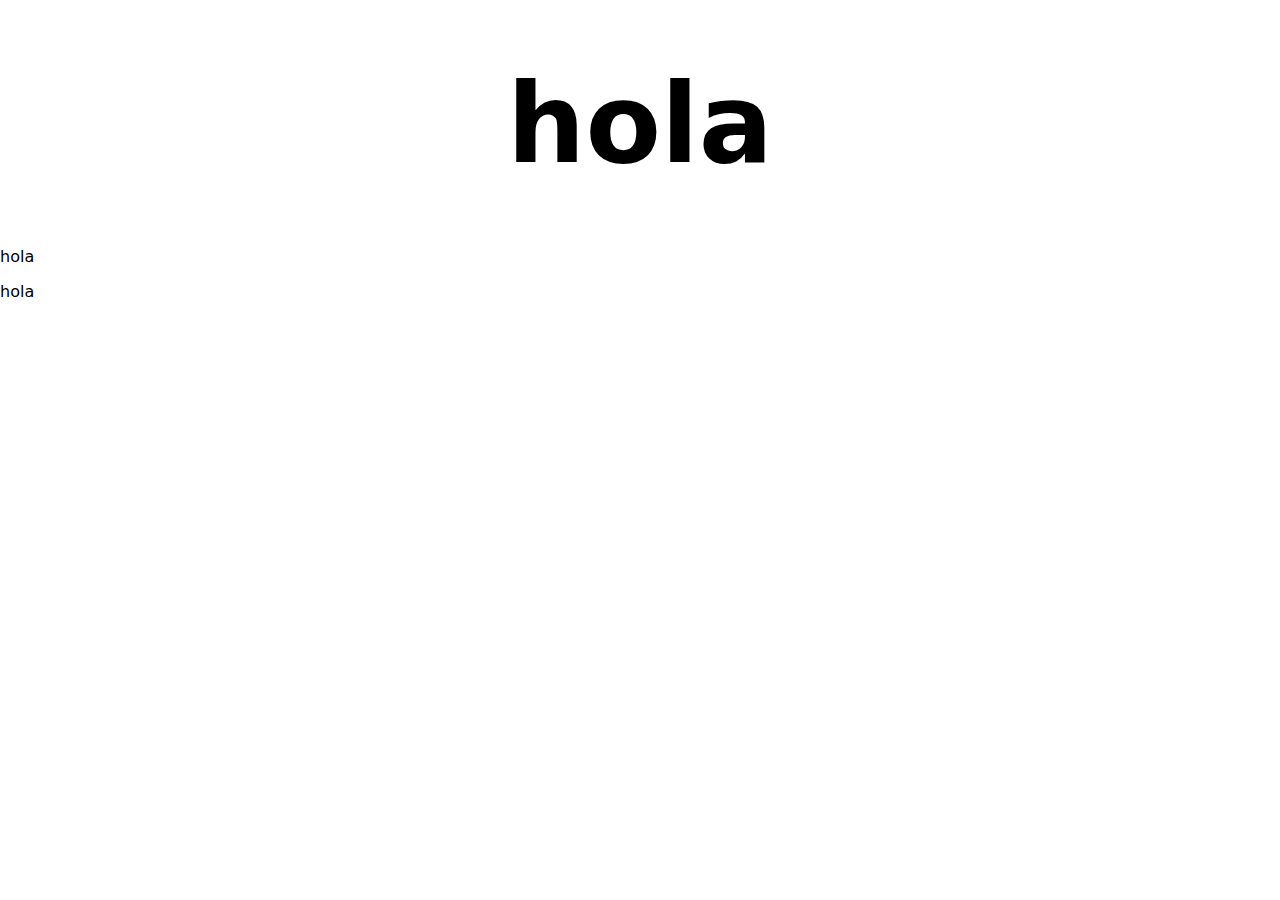
<file: index.html>
<!DOCTYPE html>
<html lang="en">

<head>
  <meta charset="UTF-8">
  <meta name="viewport" content="width=device-width, initial-scale=1.0">
  <title>Redux</title>
  <link rel="stylesheet" href="css/index.css">
</head>

<body>

  <h1>hola</h1>
  <p>hola</p>
  <p>hola</p>
  
  <script>
    const createStore = (reducer, initialState) => {
      let state = initialState;
      let updater = () => {};

      const getState = () => state;

      const dispatch = (action) => {
        state = reducer(state, action);
        updater();
      };

      const subscribe = (listener) => {
        updater = listener; 
      };

      return {
        getState,
        dispatch,
        subscribe,
      };
    };

    const reducer = (state, action) => {
      return action;
    };

    const store = createStore(reducer, 'initial application status'); 
    // store.dispatch()
    // store.getState()
    // store.subscribe()

    store.subscribe(() => {
      console.log('ha cambiado algo en el store', store.getState());
    });

    store.dispatch('voy a cambiar algo');

  </script>
</body>

</html>
</file>
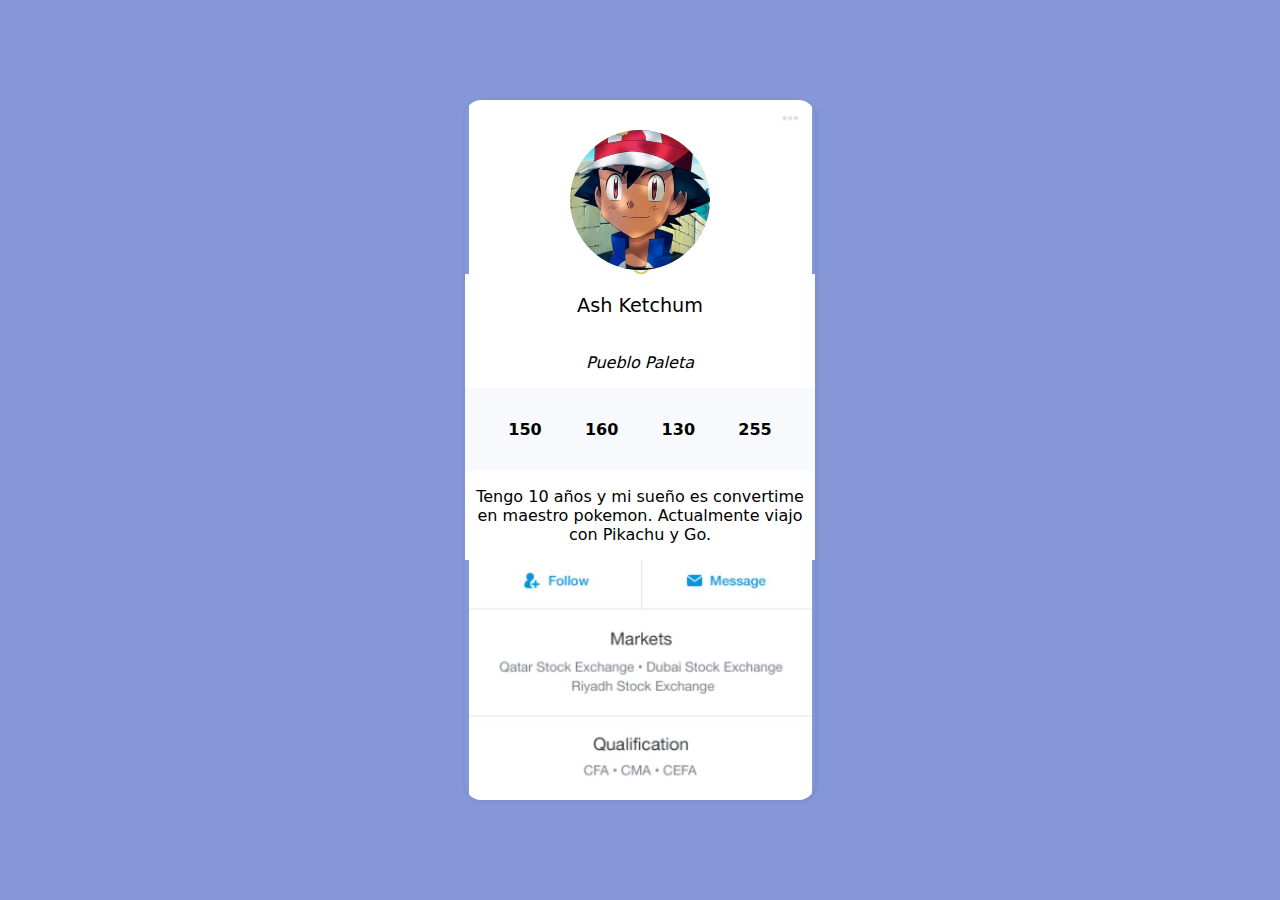
<file: destructuracion/index.html>
<!DOCTYPE html>
<html lang="en">
<head>

    <meta charset="UTF-8">
    <meta name="viewport" content="width=device-width, initial-scale=1.0">
    <link rel="stylesheet" href="css/index.css">
    <title>destructuracion</title>

</head>

<body>
    <main class="profile">
      <div class="wrapper">
        <div class="profile-content" id="user">
  
        </div>
      </div>
    </main>
    <script>
      const user = {
        name: 'Ash',
        lastName: 'Ketchum',
        avatar: './img/ash.jpg',
        bio: 'Tengo 10 años y mi sueño es convertime en maestro pokemon. Actualmente viajo con Pikachu y Go.',
        city: 'Pueblo Paleta',
        social: [150, 160, 130, 255]
      }
  
      function User({ name, lastName, avatar, city, bio, social }) {
        const [twitter, facebook, instagram, tiktok] = social
        return `
          <div class="user">
            <img src="${avatar}" alt="${name}" width="140" height="140">
            <div class="details">
              <p>${name} ${lastName}</p>
            </div>
            <p class="city"><em>${city}</em></p>
            <div class="social">
              <p>
                ${twitter}
              </p>
              <p>
                ${facebook}
              </p>
              <p>
                ${instagram}
              </p>
              <p>
                ${tiktok}
              </p>
            </div>
            <div class="bio">
              <p>${bio}</p>
            </div>
          </div>
        `
      }
  
      window.user.innerHTML = User(user)
    </script>
  </body>
  
  </html>
</file>
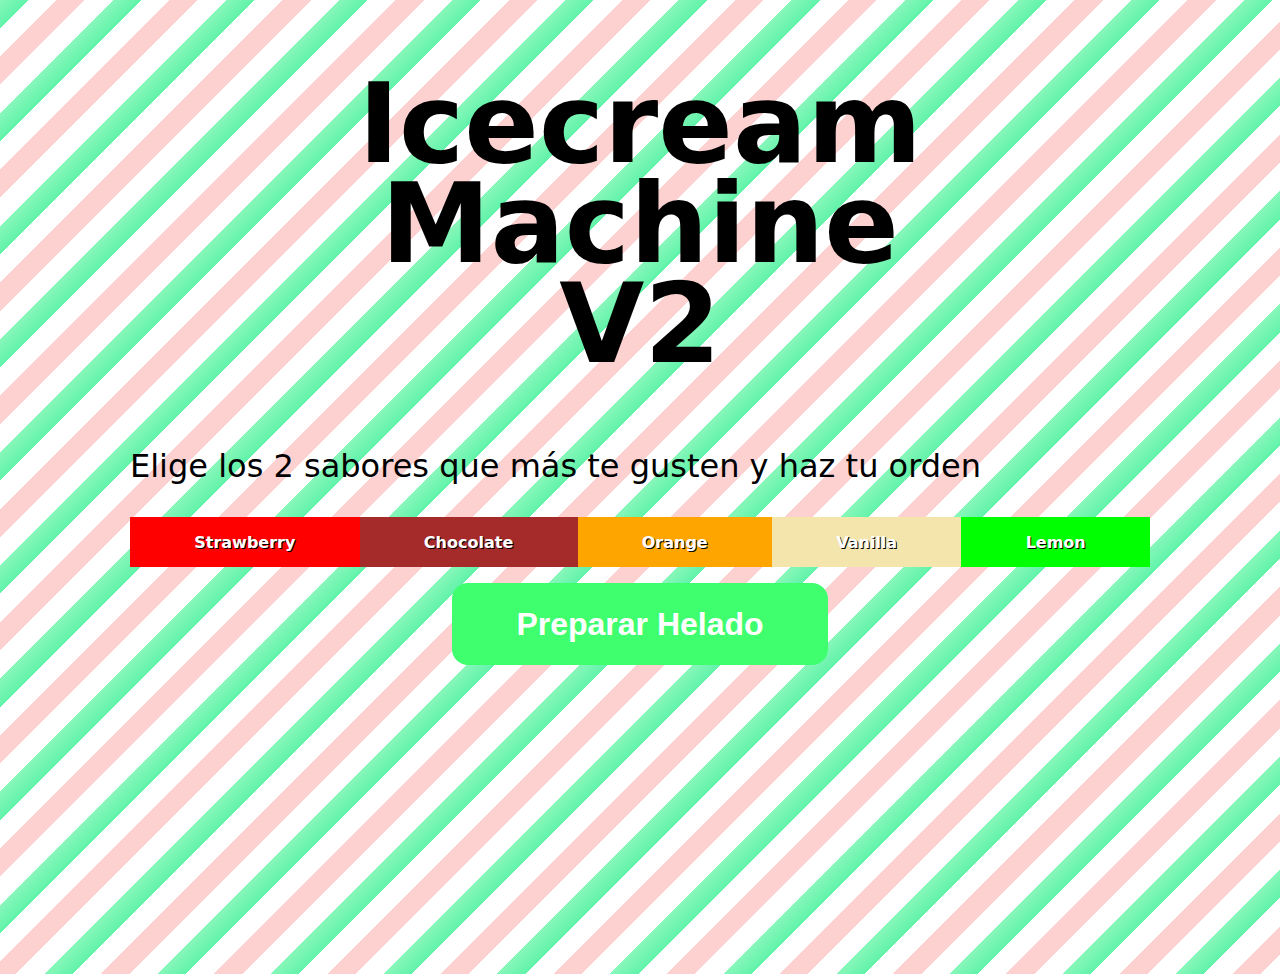
<file: IceCream v2/index.html>
<!DOCTYPE html>
<html lang="en">

<head>
  <meta charset="UTF-8">
  <meta name="viewport" content="width=device-width, initial-scale=1.0">
  <title>Side Effect</title>
  <link rel="stylesheet" href="css/styles.css">
</head>

<body>
  <main class="wrapper">
    <h1>Icecream Machine <br>V2 </h1>
    <p>Elige los 2 sabores que más te gusten y haz tu orden</p>
    <div class="icrecream-grid">
      <div class="flavor" data-flavor="strawberry"></div>
      <div class="flavor" data-flavor="chocolate"></div>
      <div class="flavor" data-flavor="orange"></div>
      <div class="flavor" data-flavor="vanilla"></div>
      <div class="flavor" data-flavor="lemon"></div>
    </div>
    <button id="btn" class="button">Preparar Helado</button>
  </main>


  <script src="./js/app.js" type="module"></script>
</body>

</html>
</file>
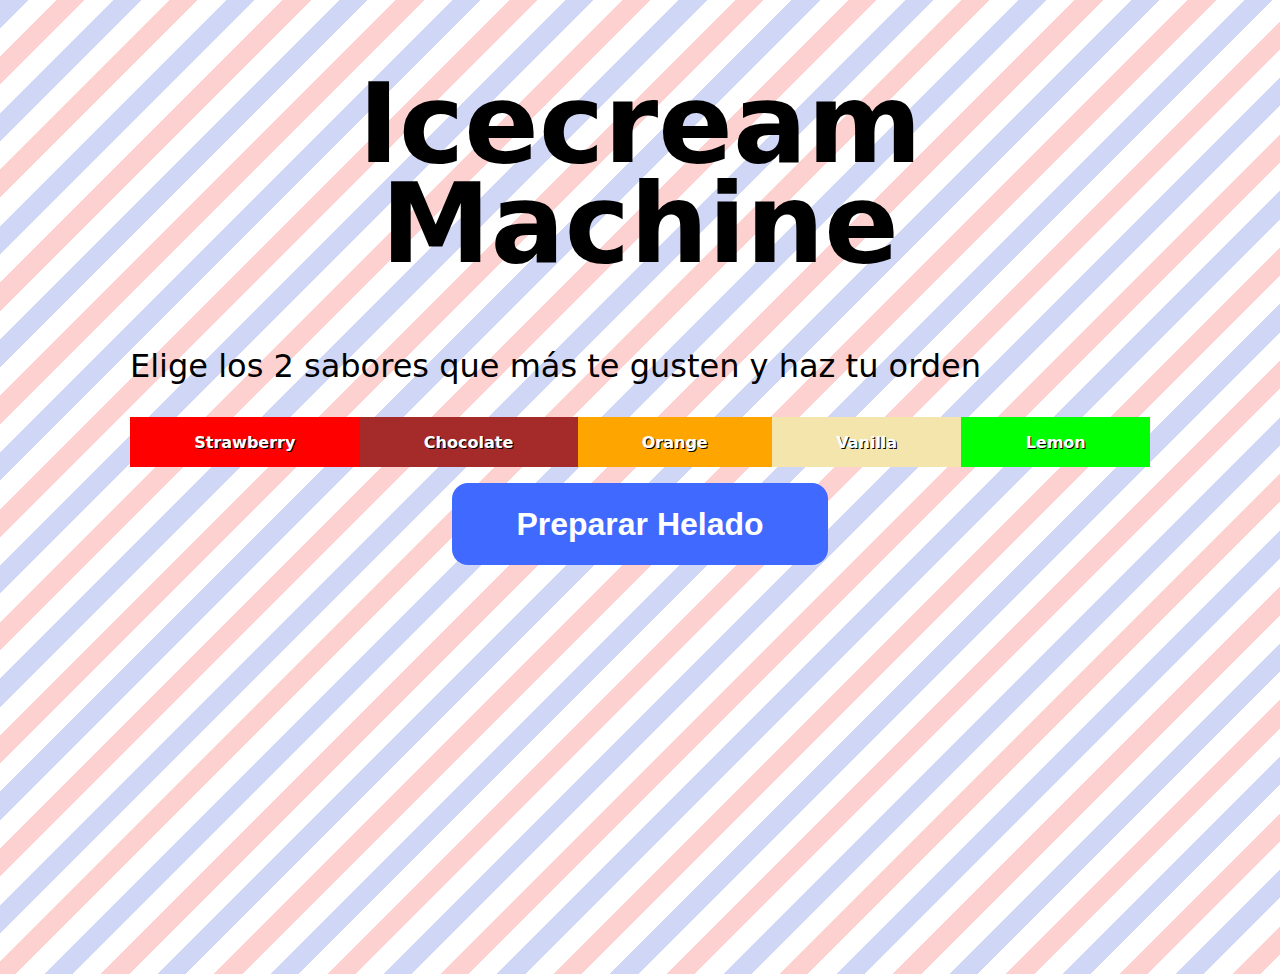
<file: IceCream/index.html>
<!DOCTYPE html>
<html lang="en">

<head>
  <meta charset="UTF-8">
  <meta name="viewport" content="width=device-width, initial-scale=1.0">
  <title>Side Effect</title>
  <link rel="stylesheet" href="css/styles.css">
</head>

<body>
  <main class="wrapper">
    <h1>Icecream Machine</h1>
    <p>Elige los 2 sabores que más te gusten y haz tu orden</p>
    <div class="icrecream-grid">
      <div class="flavor" data-flavor="strawberry"></div>
      <div class="flavor" data-flavor="chocolate"></div>
      <div class="flavor" data-flavor="orange"></div>
      <div class="flavor" data-flavor="vanilla"></div>
      <div class="flavor" data-flavor="lemon"></div>
    </div>
    <button id="btn" class="button">Preparar Helado</button>
  </main>


  <script src="./js/app.js" type="module"></script>
</body>

</html>
</file>
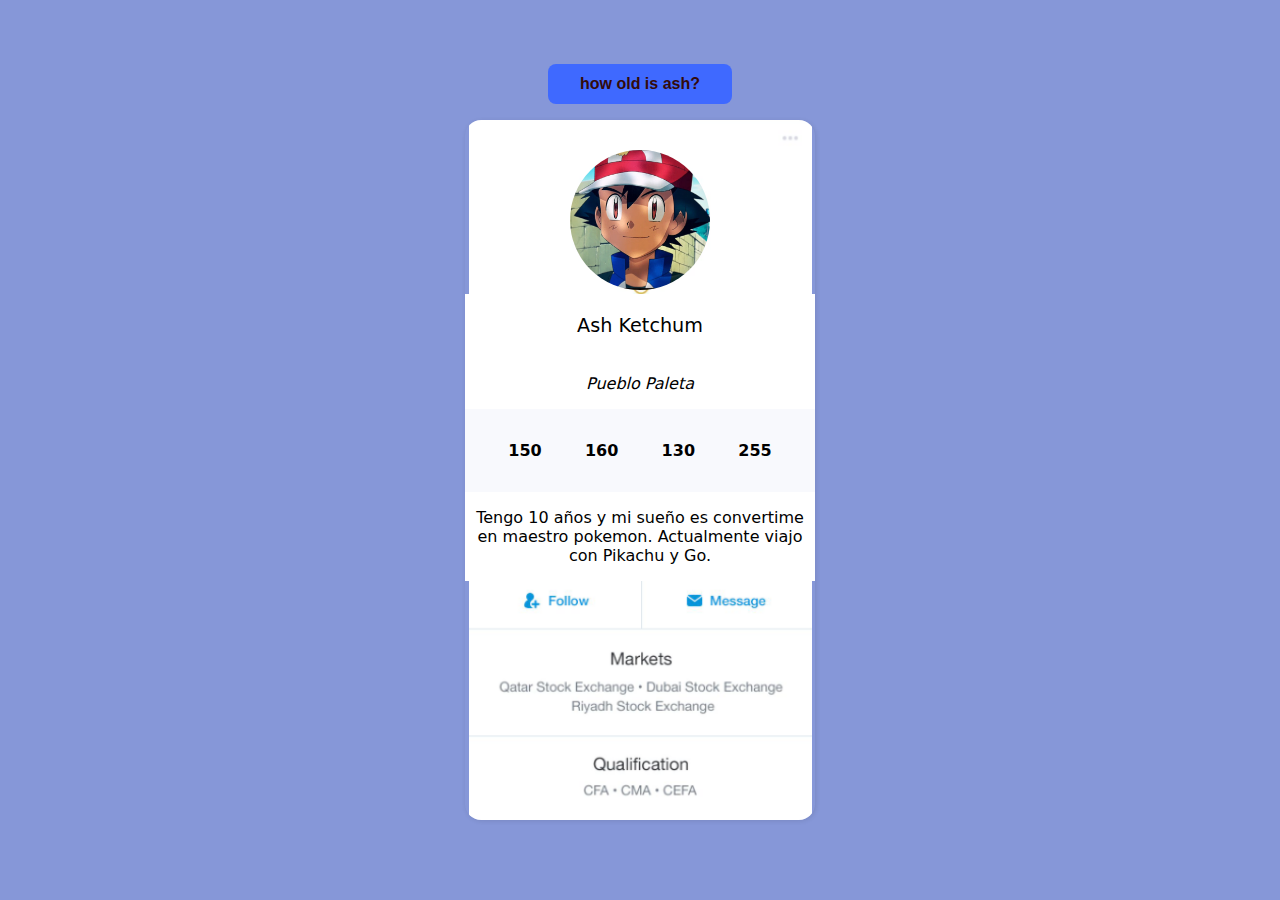
<file: React Hooks/index.html>
<!DOCTYPE html>
<html lang="en">
<head>

    <meta charset="UTF-8">
    <meta name="viewport" content="width=device-width, initial-scale=1.0">
    <link rel="stylesheet" href="css/index.css">
    <title>destructuracion</title>

</head>

<body>
    <main class="profile">
      <div class="wrapper">
        <button class="button" id="update">how old is ash?</button>
        <div class="profile-content" id="user">
  
        </div>
      </div>
    </main>
    <script>
      const user = {
        name: 'Ash',
        lastName: 'Ketchum',
        avatar: './img/ash.jpg',
        bio: 'Tengo 10 años y mi sueño es convertime en maestro pokemon. Actualmente viajo con Pikachu y Go.',
        city: 'Pueblo Paleta',
        social: [150, 160, 130, 255]
      }
  
      function useState(initialState) {
        let value = initialState
        function state(){
          return value
        }
        function setState(newValue){
          value = newValue
        }
        return[
          state,
          setState,
        ]
      }

      function User({ name, lastName, avatar, city, bio:bio_, social }) {
        const [twitter, facebook, instagram, tiktok] = social
        const [age, setAge] =useState(10)
        function render() {
          const bio= bio_.replace('10',age)
          
          return `
            <div class="user">
              <img src="${avatar}" alt="${name}" width="140" height="140">
              <div class="details">
                <p>${name} ${lastName} </p>
              </div>
              <p class="city"><em>${city}</em></p>
              <div class="social">
                <p>
                  ${twitter}
                </p>
                <p>
                  ${facebook}
                </p>
                <p>
                  ${instagram}
                </p>
                <p>
                  ${tiktok}
                </p>
              </div>
              <div class="bio">
                <p>${bio}</p>
              </div>
            </div>
            `
          }
          return{
            render,
            setAge,
          }
        }
        const ash = User(user)

        window.update.addEventListener('click',() => {
          const newAge = window.prompt('how old is ash?',10)
          ash.setAge(newAge)
          window.user.innerHTML = ash.render()

        })
  
      window.user.innerHTML = ash.render()
    </script>
  </body>
  
  </html>
</file>
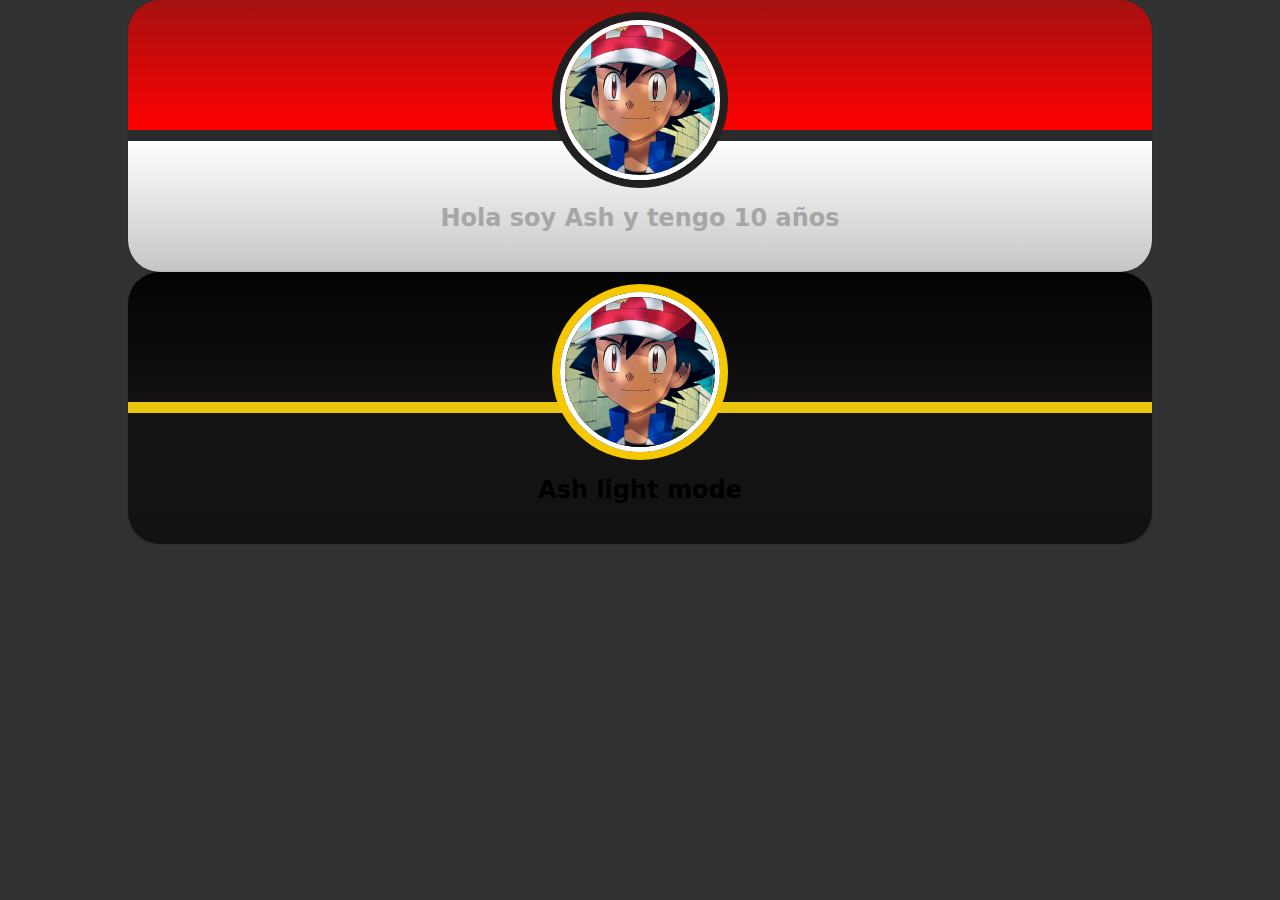
<file: react-create-element/index.html>
<!DOCTYPE html>
<html lang="en">

<head>
  <meta charset="UTF-8">
  <meta name="viewport" content="width=device-width, initial-scale=1.0">
  <link rel="stylesheet" href="./styles.css">
  <title>React-create-element</title>
</head>

<body>
  <div id="root"></div>
  <script src="./index.js" type="module"></script>
</body>

</html>
</file>
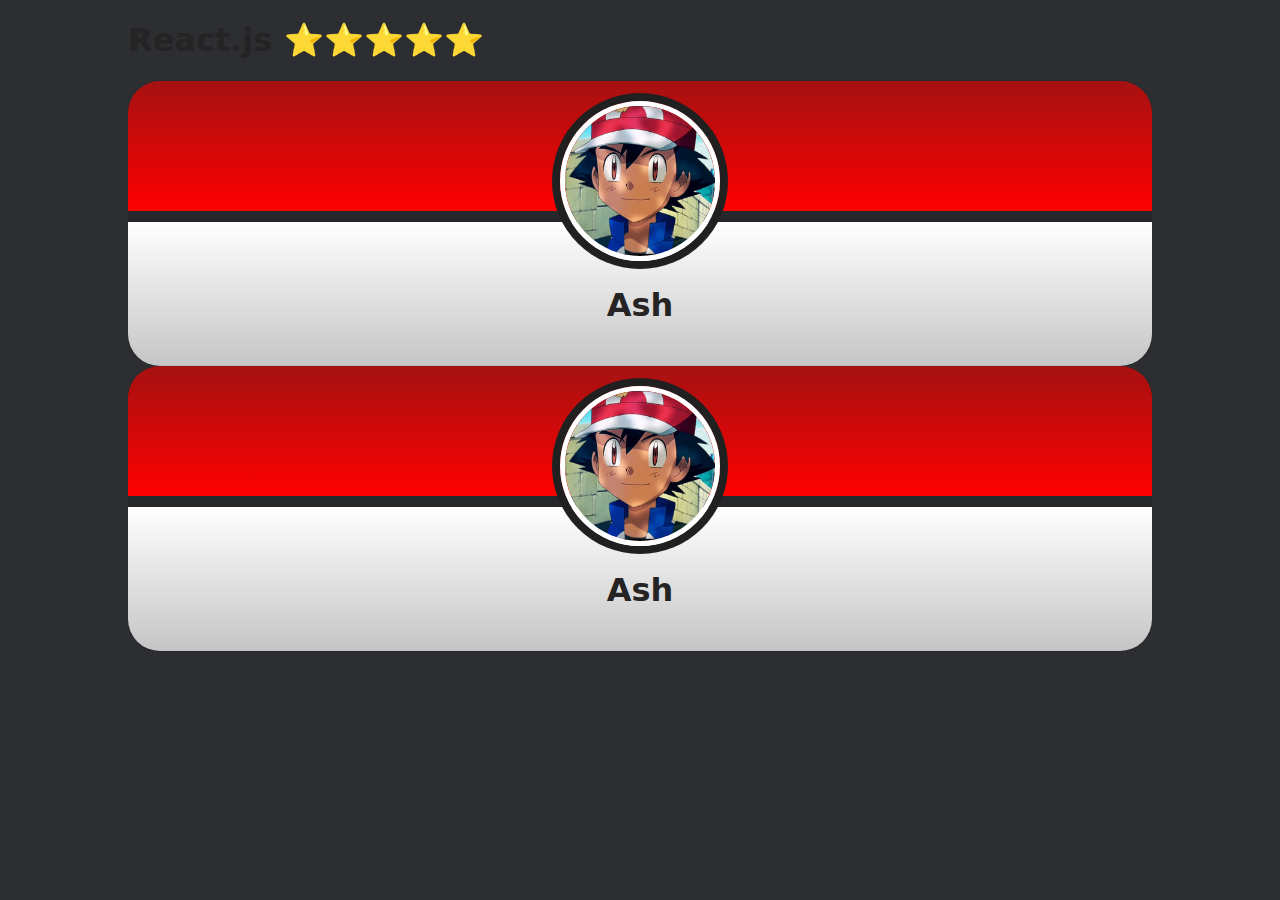
<file: react/index.html>
<!DOCTYPE html>
<html lang="en">

<head>
  <meta charset="UTF-8">
  <meta name="viewport" content="width=device-width, initial-scale=1.0">
  <link rel="stylesheet" href="./styles.css">
  <title>React</title>
</head>

<body>
  <div id="root"></div>
  <script src="./index.js" type="module"></script>
</body>

</html>
</file>
<file: css/index.css>
body {
  margin: 0;
  font-family: system-ui, Helvetica, sans-serif;
  background-color: white;
  text-align: center;
}
.wrapper {
  max-width: 1020px;
  margin: auto;
  padding: 0 2em;
}
h1 {
  font-size: 110px;
  line-height: 100px;
}

.hero-content {
  display: flex;
  /* border: 1px solid red; */
}
.app {
  flex: 1;
  flex-direction: column;
  justify-content: center;
  /* align-items: center; */
  font-size: 2em;
  text-align: left;
}
p {
  display: flex;
  justify-content: space-between;
}
.mac {
  height: 700px;
  flex: 1;
  background: url('../images/mac.png') center top no-repeat;
  background-size: contain;
}

.button {
  color: white;
  background: #3f69ff;
  border: none;
  font-size: 1em;
  padding: .7em 2em;
  border-radius: .5em;
  font-weight: bold;
  cursor: pointer;
}


/* personalizar barra */
::-webkit-scrollbar {
  inline-size: .5rem; 
  block-size: .5rem;
  background: rgba(180, 103, 103, 0);
}

::-webkit-scrollbar-thumb {
  background-color: rgb(255, 255, 255);
  border-radius: 5px; 
}

::-webkit-scrollbar-thumb:horizontal {
  background-color: rgba(255, 255, 255, 0.671);
  border-radius: 5px; 
}
/* personalizar barra */
</file>
<file: destructuracion/css/index.css>
body {
  margin: 0;
  font-family: system-ui, Helvetica, sans-serif;
  /* background-color: white; */
  text-align: center;
  display: flex;
  align-items: center;
  justify-content: center;
  min-height: 100vh;
  background: #8697d8;
}
.wrapper {
  max-width: 1020px;
  margin: auto;
}
h1 {
  font-size: 110px;
  line-height: 100px;
}

.button {
  color: rgb(51, 11, 11);
  background: #3f69ff;
  border: none;
  font-size: 1em;
  padding: .7em 2em;
  border-radius: .5em;
  font-weight: bold;
  cursor: pointer;
}

.profile {
  flex: 1;
}

.profile-content {
  height: 700px;
  background: url('../img/user.png') center top no-repeat;
  background-size: contain;
  max-width: 350px;
  margin: 1em auto;
  border-radius: 1em;
  box-shadow: 1px 1px 5px rgba(0,0,0,.1);
}
.user {
  padding-top: 30px;
}
img {
  border-radius: 50%;
}
.details {
  background: white;
  padding: 1px;
  font-size: 1.2em;
}
.social {
  /* margin-top: 50px; */
  padding: 1em 0;
  font-weight: bold;
  background: #f8f9fd;
  display: flex;
  justify-content: space-evenly;
}

.bio {
  display: flex;
  background: rgb(255, 255, 255);
}

.city {
  background: white;
  margin: 0;
  padding: 1em;
}
</file>
<file: IceCream v2/css/styles.css>
body {
  margin: 0;
  font-family: system-ui, Helvetica, sans-serif;
  background-color: white;
  text-align: center;
  min-height: 100vh;
  background: repeating-linear-gradient(-225deg, #88f7ba, #61f3aa 20px, white 20px, white 40px,#fdd1d0 40px, #fdd1d0 60px, white 60px, white 80px);
}
.wrapper {
  max-width: 1020px;
  margin: auto;
}
/* #d0d6f6
white
#d1d9fd */
h1 {
  font-size: 110px;
  line-height: 100px;
}

.hero-content {
  display: flex;
  /* border: 1px solid red; */
}
.app {
  flex: 1;
  flex-direction: column;
  justify-content: center;
  /* align-items: center; */
  font-size: 2em;
  text-align: left;
}
p {
  display: flex;
  justify-content: space-between;
  font-size: 2em;
}
.mac {
  height: 700px;
  flex: 1;
  background: url('../images/mac.png') center top no-repeat;
  background-size: contain;
}

.button {
  color: white;
  background: #3fff6f;
  border: none;
  font-size: 2em;
  padding: .7em 2em;
  border-radius: .5em;
  font-weight: bold;
  cursor: pointer;
}


.icrecream-grid {
  display: grid;
  grid-template-columns: auto-fit;
  grid-auto-flow: column;
  margin-bottom: 1em;
}

.icrecream-grid .flavor {
  height: 50px;
}
.flavor {
  transition: .3s;
  cursor: pointer;
  display: flex;
  align-items: center;
  justify-content: center;
  text-transform: capitalize;
  box-sizing: border-box;
}
.flavor.is-active {
  border: 5px dashed greenyellow;
}
.flavor:hover {
  z-index: 1;
  transform: scale(1.2);
}
.flavor:before {
  content: attr(data-flavor);
  color: white;
  font-weight: bold;
  text-shadow: 1px 1px 0 black;
}

[data-flavor="strawberry"] {
  background: red;
}
[data-flavor="chocolate"] {
  background: brown;
}
[data-flavor="vanilla"] {
  background: #f3e5ab;
}
[data-flavor="orange"] {
  background: orange;
}
[data-flavor="lemon"] {
  background: lime;
}
</file>
<file: IceCream/css/styles.css>
body {
  margin: 0;
  font-family: system-ui, Helvetica, sans-serif;
  background-color: white;
  text-align: center;
  min-height: 100vh;
  background: repeating-linear-gradient(-225deg, #d0d6f6, #d0d6f6 20px, white 20px, white 40px,#fdd1d0 40px, #fdd1d0 60px, white 60px, white 80px);
}
.wrapper {
  max-width: 1020px;
  margin: auto;
}
/* #d0d6f6
white
#d1d9fd */
h1 {
  font-size: 110px;
  line-height: 100px;
}

.hero-content {
  display: flex;
  /* border: 1px solid red; */
}
.app {
  flex: 1;
  flex-direction: column;
  justify-content: center;
  /* align-items: center; */
  font-size: 2em;
  text-align: left;
}
p {
  display: flex;
  justify-content: space-between;
  font-size: 2em;
}
.mac {
  height: 700px;
  flex: 1;
  background: url('../images/mac.png') center top no-repeat;
  background-size: contain;
}

.button {
  color: white;
  background: #3f69ff;
  border: none;
  font-size: 2em;
  padding: .7em 2em;
  border-radius: .5em;
  font-weight: bold;
  cursor: pointer;
}


.icrecream-grid {
  display: grid;
  grid-template-columns: auto-fit;
  grid-auto-flow: column;
  margin-bottom: 1em;
}

.icrecream-grid .flavor {
  height: 50px;
}
.flavor {
  transition: .3s;
  cursor: pointer;
  display: flex;
  align-items: center;
  justify-content: center;
  text-transform: capitalize;
  box-sizing: border-box;
}
.flavor.is-active {
  border: 5px dashed greenyellow;
}
.flavor:hover {
  z-index: 1;
  transform: scale(1.2);
}
.flavor:before {
  content: attr(data-flavor);
  color: white;
  font-weight: bold;
  text-shadow: 1px 1px 0 black;
}

[data-flavor="strawberry"] {
  background: red;
}
[data-flavor="chocolate"] {
  background: brown;
}
[data-flavor="vanilla"] {
  background: #f3e5ab;
}
[data-flavor="orange"] {
  background: orange;
}
[data-flavor="lemon"] {
  background: lime;
}
</file>
<file: React Hooks/css/index.css>
body {
  margin: 0;
  font-family: system-ui, Helvetica, sans-serif;
  /* background-color: white; */
  text-align: center;
  display: flex;
  align-items: center;
  justify-content: center;
  min-height: 100vh;
  background: #8697d8;
}
.wrapper {
  max-width: 1020px;
  margin: auto;
}
h1 {
  font-size: 110px;
  line-height: 100px;
}

.button {
  color: rgb(51, 11, 11);
  background: #3f69ff;
  border: none;
  font-size: 1em;
  padding: .7em 2em;
  border-radius: .5em;
  font-weight: bold;
  cursor: pointer;
}

.profile {
  flex: 1;
}

.profile-content {
  height: 700px;
  background: url('../img/user.png') center top no-repeat;
  background-size: contain;
  max-width: 350px;
  margin: 1em auto;
  border-radius: 1em;
  box-shadow: 1px 1px 5px rgba(0,0,0,.1);
}
.user {
  padding-top: 30px;
}
img {
  border-radius: 50%;
}
.details {
  background: white;
  padding: 1px;
  font-size: 1.2em;
}
.social {
  /* margin-top: 50px; */
  padding: 1em 0;
  font-weight: bold;
  background: #f8f9fd;
  display: flex;
  justify-content: space-evenly;
}

.bio {
  display: flex;
  background: rgb(255, 255, 255);
}

.city {
  background: white;
  margin: 0;
  padding: 1em;
}
</file>
<file: react-create-element/styles.css>
body {
  background-color: #303133;
  margin: 0;
  font-family: system-ui;
  color: #a7a6a6;
}
h2{
  /* color: #474545; */
}

.wrapper {
  max-width: 1024px;
  width: 100%;
  margin: 0 auto;
}

.user {
  background-image: linear-gradient(to bottom, #a51111 0%, #ff0000 130px,rgba(0,0,0,.15) 130px, rgba(0,0,0,.15) 141px, rgb(255, 255, 255) 131px, rgb(197, 197, 197) 100%);

  /* background-image: linear-gradient(to bottom, #030303 0%, #131111 130px,rgb(231, 199, 15) 130px, rgb(235, 194, 12) 141px, rgb(20, 20, 20) 131px, rgb(19, 18, 18) 100%); */
  text-align: center;
  overflow: hidden;
  padding: 20px;
  font-family: system-ui;
  border-radius: 2rem;
  box-shadow: 0 0 1px rgba(0,0,0,.5);
  cursor: pointer;
  user-select: none;
}

.user img {
  max-width: 150px;
  border-radius: 50%;
  border: 5px solid white;
  box-shadow:0px 0px 0px 8px rgb(32, 32, 32);;

}
</file>
<file: react/styles.css>
body {
  background-color: #2c2e31;
  margin: 0;
  font-family: system-ui;
  color: #252323;
}
h2{
  color: #dbdbdb;
}

.wrapper {
  max-width: 1024px;
  width: 100%;
  margin: 0 auto;
}

.user {
  background-image: linear-gradient(to bottom, #a51111 0%, #ff0000 130px,rgba(0,0,0,.15) 130px, rgba(0,0,0,.15) 141px, rgb(255, 255, 255) 131px, rgb(197, 197, 197) 100%);
  text-align: center;
  overflow: hidden;
  padding: 20px;
  font-family: system-ui;
  border-radius: 2rem;
  box-shadow: 0 0 1px rgba(0,0,0,.5);
  cursor: pointer;
  user-select: none;
}

.user img {
  max-width: 150px;
  border-radius: 50%;
  border: 5px solid white;
  box-shadow:0px 0px 0px 8px rgb(32, 32, 32);;
}
</file>
